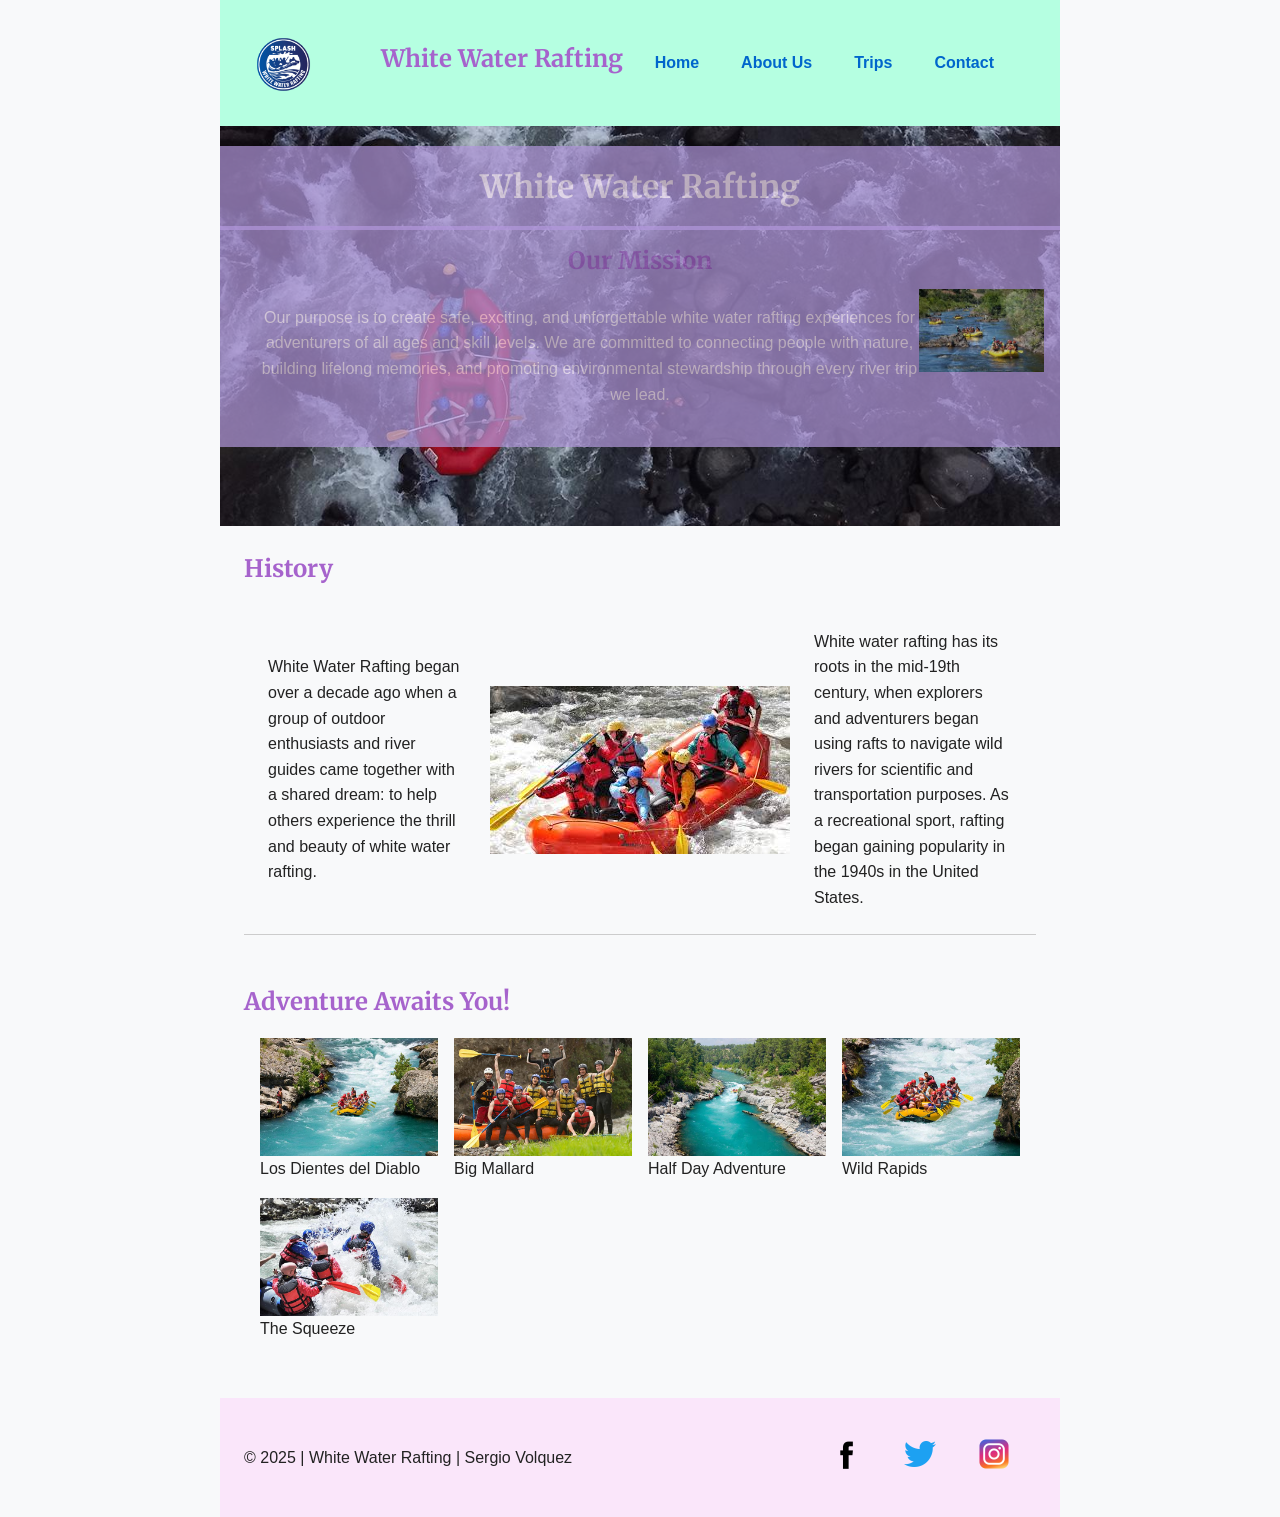
<file: wwr/about.html>
<!DOCTYPE html>
<html lang="en">
<head>
  <meta charset="UTF-8">
  <meta name="viewport" content="width=device-width, initial-scale=1.0">
  <meta name="description" content="Experience thrilling white water rafting adventures with expert guides, scenic rivers, and unforgettable outdoor fun for all skill levels.">
  <meta name="author" content="Sergio Volquez">
  <title>About Us | White Water Rafting</title>

  <!-- Google Fonts -->
  <link rel="preconnect" href="https://fonts.googleapis.com">
  <link rel="preconnect" href="https://fonts.gstatic.com" crossorigin>
  <link href="https://fonts.googleapis.com/css2?family=Merriweather:wght@400;700;900&family=Roboto:wght@400;700&display=swap" rel="stylesheet">

  <!-- Link to external CSS -->
  <link rel="stylesheet" href="styles/rafting.css">
</head>

<body>
  <header>
    <img src="images/logo.png" alt="White Water Rafting Company Logo">
    <nav>
      <h1 class= "main-title"> White Water Rafting</h1>
      <a href="index.html">Home</a>
      <a href="about.html">About Us</a>
      <a href="trips.html">Trips</a>
      <a href="contact.html">Contact</a>
    </nav>
  
  </header>

  <main>
    
    <div class="hero"> 

      <img src="images/background1.jpg" alt="Our space">
      <h1>White Water Rafting</h1>
      <article>
        <h2>Our Mission</h2>
        <img src="images/sergio1.jpeg" alt="happy customer">
        <p>
          Our purpose is to create safe, exciting, and unforgettable white water rafting experiences for adventurers of all ages and skill levels. We are committed to connecting people with nature, building lifelong memories, and promoting environmental stewardship through every river trip we lead.
        </p>
      </article>
    </div>

    <section>
      <h2>History</h2>
      <div class="history-grid">
        <p>

          White Water Rafting began over a decade ago when a group of outdoor enthusiasts and river guides came together with a shared dream: to help others experience the thrill and beauty of white water rafting.
        </p>
        <img src="images/sergio2.jpeg" alt="happy customer">
        <p>

          White water rafting has its roots in the mid-19th century, when explorers and adventurers began using rafts to navigate wild rivers for scientific and transportation purposes.
          As a recreational sport, rafting began gaining popularity in the 1940s in the United States.        </p>
      </div>
      
    </section>

    
      <!-- Adventure Gallery -->

    <section>
      <h2>Adventure Awaits You!</h2>
      <div class="adventure-gallery">
        <figure>
          <img src="images/1.1.jpg" alt="Los Dientes del Diablo" />
          <figcaption>Los Dientes del Diablo</figcaption>
        </figure>
        <figure>
          <img src="images/1.2.jpg" alt="Big Mallard" />
          <figcaption>Big Mallard</figcaption>
        </figure>
        <figure>
          <img src="images/1.3.jpg" alt="Half Day Adventure" />
          <figcaption>Half Day Adventure</figcaption>
        </figure>
        <figure>
          <img src="images/1.4.jpg" alt="Wild Rapids" />
          <figcaption>Wild Rapids</figcaption>
        </figure>
        <figure>
          <img src="images/1.5.jpg" alt="The Squeeze" />
          <figcaption>The Squeeze</figcaption>
        </figure>
      </div>
    </section>
  </main>

  <footer>
    <p>© 2025 | White Water Rafting | Sergio Volquez</p>
    <nav class="social-media">
      <a href="https://facebook.com">
        <img src="images/facebook.webp" alt="Facebook" />
      </a>
      <a href="https://twitter.com">
        <img src="images/t2.webp" alt="Twitter" />
      </a>
      <a href="https://instagram.com">
        <img src="images/instagram.webp" alt="Instagram" />
      </a>
    </nav>
  </footer>
</body>
</html>
</file>
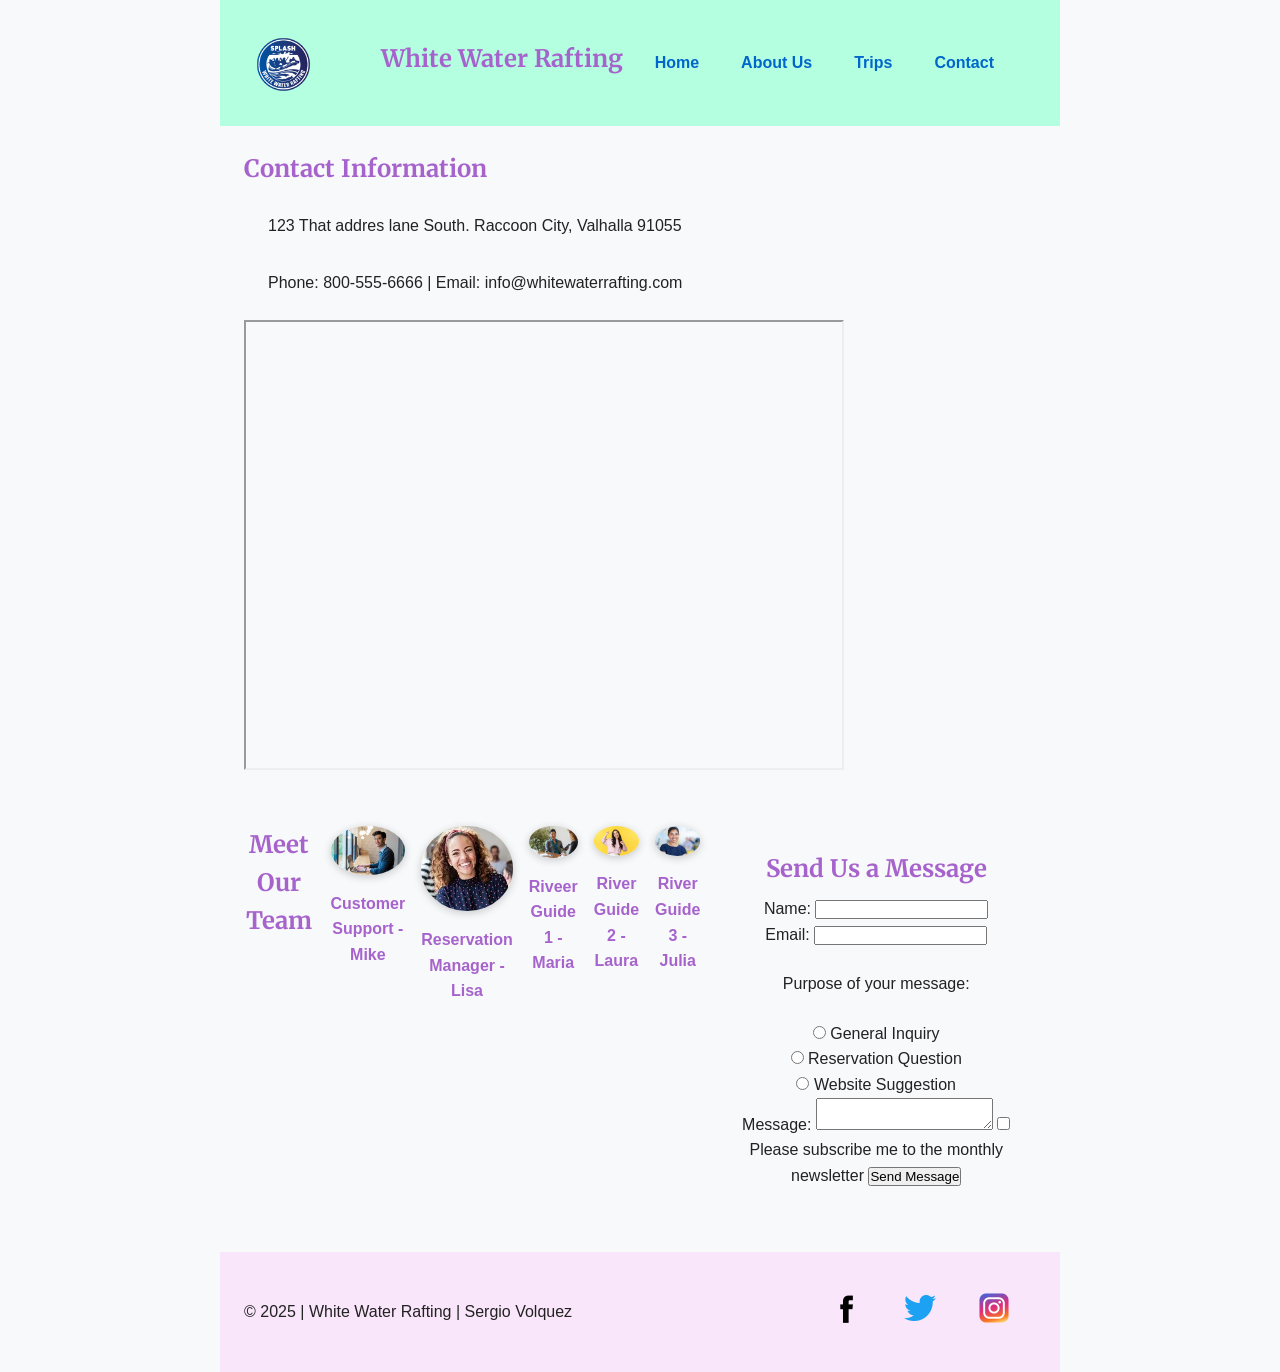
<file: wwr/contact.html>
<!DOCTYPE html>
<html lang="en">
<head>
  <meta charset="UTF-8">
  <meta name="viewport" content="width=device-width, initial-scale=1.0">
  <meta name="description" content="We make it easy to reach us! You can fill out our online contact form for quick questions or booking requests, send us an email at info@raftingcompany.com, or give us a call at (555) 123-4567. Our friendly team is ready to help you plan the perfect rafting adventure.">
  <meta name="author" content="Sergio Volquez">
  <title>Contact US | Water Water Rafting</title>

  <!-- Google Fonts -->
  <link rel="preconnect" href="https://fonts.googleapis.com">
  <link rel="preconnect" href="https://fonts.gstatic.com" crossorigin>
  <link href="https://fonts.googleapis.com/css2?family=Merriweather:wght@400;700;900&family=Roboto:wght@400;700&display=swap" rel="stylesheet">

  <!-- Link to external CSS -->
  <link rel="stylesheet" href="styles/rafting.css">
</head>

<body>
  <header>
    <img src="images/logo.png" alt="White Water Rafting Company Logo">
    <nav>
      <h1 class= "main-title"> White Water Rafting</h1>
      <a href="index.html">Home</a>
      <a href="about.html">About Us</a>
      <a href="trips.html">Trips</a>
      <a href="contact.html">Contact</a>
    </nav>
  
  </header>

 <main>
  <!-- Company Information Section-->
   <section class="Contact Information">
    <h2> Contact Information</h2>
    <p> 123 That addres lane South. Raccoon City, Valhalla 91055</p>
    <p> Phone: 800-555-6666 | Email: info@whitewaterrafting.com</p>

          <!-- Embedded Google Map -->

          <iframe src="https://www.google.com/maps/embed?pb=!1m18!1m12!1m3!1d49664.760409725444!2d-120.01754339278862!3d38.92289120975376!2m3!1f0!2f0!3f0!3m2!1i1024!2i768!4f13.1!3m3!1m2!1s0x808dfcbd32c52e07%3A0x2864015093b02af!2sLuxeVaca%20Property%20Management!5e0!3m2!1sen!2sus!4v1754010101088!5m2!1sen!2sus" width="600" height="450" allowfullscreen="" loading="lazy" referrerpolicy="no-referrer-when-downgrade">

          </iframe>
        
   </section>

   <!-- employee section-->
    <section class="team">
      <h2> Meet Our Team </h2>
      <figure>
        <img src="images/employee1.jpeg"/>
      <figcaption>Customer Support - Mike</figcaption>
      </figure>

      <figure>
        <img src="images/employee2.jpeg"/>
        <figcaption> Reservation Manager - Lisa </figcaption>
      </figure>
      
      <figure>
        <img src="images/employee3.jpeg"/>
        <figcaption> Riveer Guide 1 - Maria </figcaption>
      </figure>

      <figure>
        <img src="images/employee5.jpeg"/>
        <figcaption> River Guide 2 - Laura </figcaption>
      </figure>

      <figure>
        <img src="images/employee4.jpeg">
        <figcaption>River Guide 3 - Julia </figcaption>
      </figure>

      <!-- Contact Form Section -->
       <section class=" Contact-Form">
        <h2> Send Us a Message </h2>
        <form action="#" method="post">

          <label for="name"> Name: </label>
          <input type="text" id="name" name="name" required/>

          <!-- user email input-->
           <label for="email"> Email:</label>
           <input type="email" name="email" id="email" name="email" required/>

           <!-- Purpose of message with radio buttons -->
        <p>Purpose of your message:</p>
        <label><input type="radio" name="purpose" value="general" required /> General Inquiry</label><br />
        <label><input type="radio" name="purpose" value="reservation" /> Reservation Question</label><br />
        <label><input type="radio" name="purpose" value="suggestion" /> Website Suggestion</label><br />

        <!-- User message text area -->
        <label for="message">Message:</label>
        <textarea id="message" name="message" required></textarea>

        <!-- Newsletter subscription checkbox -->
        <label>
          <input type="checkbox" name="subscribe" />
          Please subscribe me to the monthly newsletter
        </label>

        <!-- Submit button with accessible and descriptive text -->
        <button type="submit">Send Message</button>
      </form>
    </section>
  </main>

  <footer>
    <p>© 2025 | White Water Rafting | Sergio Volquez</p>
    <nav class="social-media">
      <a href="https://facebook.com">
        <img src="images/facebook.webp" alt="Facebook" />
      </a>
      <a href="https://twitter.com">
        <img src="images/t2.webp" alt="Twitter" />
      </a>
      <a href="https://instagram.com">
        <img src="images/instagram.webp" alt="Instagram" />
      </a>
    </nav>
  </footer>
</body>
</html>
</file>
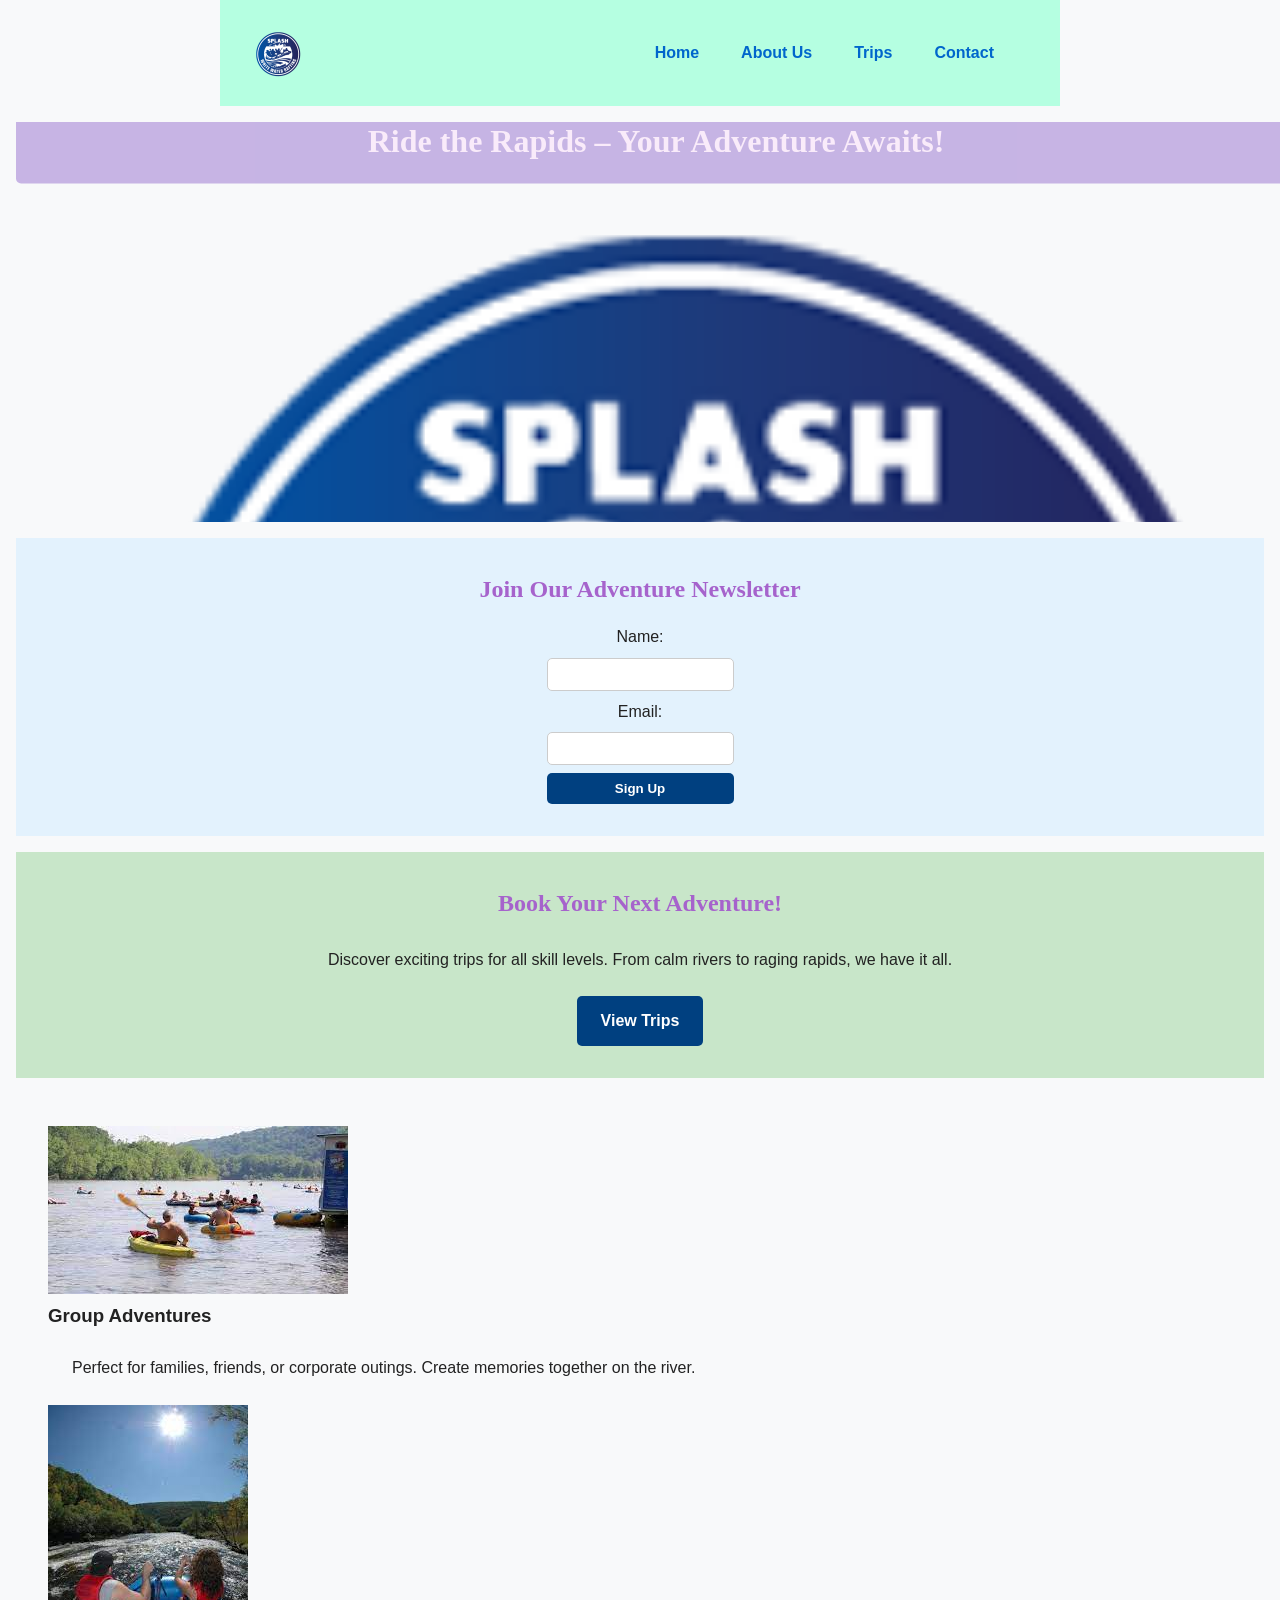
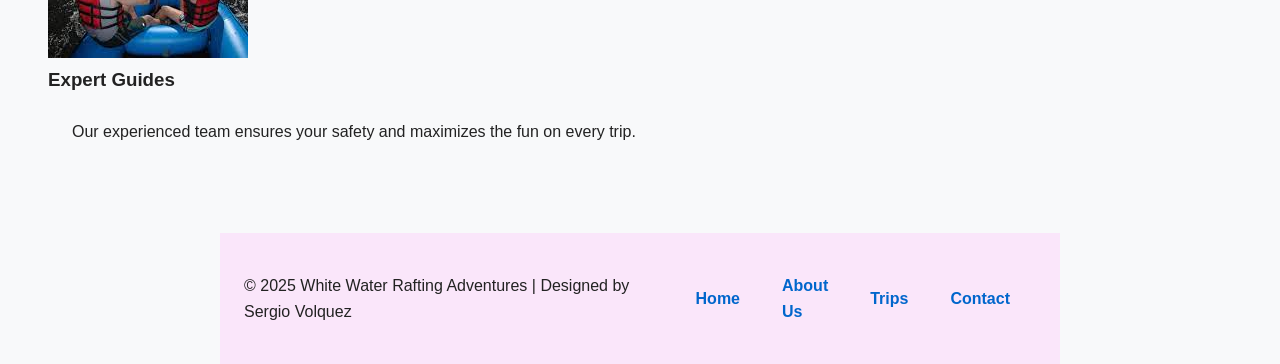
<file: wwr/home.html>
<!DOCTYPE html>
<html lang="en">
<head>
    <meta charset="UTF-8">
    <meta name="viewport" content="width=device-width, initial-scale=1.0">
    <title>White Water Rafting Adventures | Home</title>
    <meta name="description" content="Experience thrilling white water rafting adventures. Book your trip today!">
    <link rel="stylesheet" href="styles/rafting.css">
</head>

<link rel="stylesheet" href="styles/rafting.css">
<body>
    <!-- Header -->
    <header>
        <img src="images/logo.png"White Water Rafting Logo" class="logo">
        <nav>
            <a href="index.html">Home</a>
            <a href="about.html">About Us</a>
            <a href="trips.html">Trips</a>
            <a href="contact.html">Contact</a>
        </nav>
    </header>

    <!-- Hero Section -->
    <section class="hero">
        <img src="images/logo.png" alt="Rafting Adventure" class="hero-img">
        <h1 class="hero-text">Ride the Rapids – Your Adventure Awaits!</h1>
    </section>

    <!-- Newsletter Sign-up -->
    <section class="newsletter">
        <h2>Join Our Adventure Newsletter</h2>
        <form>
            <label for="name">Name:</label>
            <input type="text" id="name" name="name" required>

            <label for="email">Email:</label>
            <input type="email" id="email" name="email" required>

            <button type="submit">Sign Up</button>
        </form>
    </section>

    <!-- Call to Action -->
    <section class="cta">
        <h2>Book Your Next Adventure!</h2>
        <p>Discover exciting trips for all skill levels. From calm rivers to raging rapids, we have it all.</p>
        <a href="trips.html" class="btn">View Trips</a>
    </section>

    <!-- About / Offerings Grid -->
    <section class="offerings">
        <div class="grid">
            <div class="grid-item">
                <img src="images/image2home.jpeg" alt="Rafting Group">
                <h3>Group Adventures</h3>
                <p>Perfect for families, friends, or corporate outings. Create memories together on the river.</p>
            </div>
            <div class="grid-item">
                <img src="images/images3home.jpeg" alt="Expert Guide">
                <h3>Expert Guides</h3>
                <p>Our experienced team ensures your safety and maximizes the fun on every trip.</p>
            </div>
        </div>
    </section>

    <!-- Footer -->
    <footer>
        <p>&copy; 2025 White Water Rafting Adventures | Designed by Sergio Volquez</p>
        <nav>
            <a href="index.html">Home</a>
            <a href="about.html">About Us</a>
            <a href="trips.html">Trips</a>
            <a href="contact.html">Contact</a>
        </nav>
    </footer>
</body>
</html>
</file>
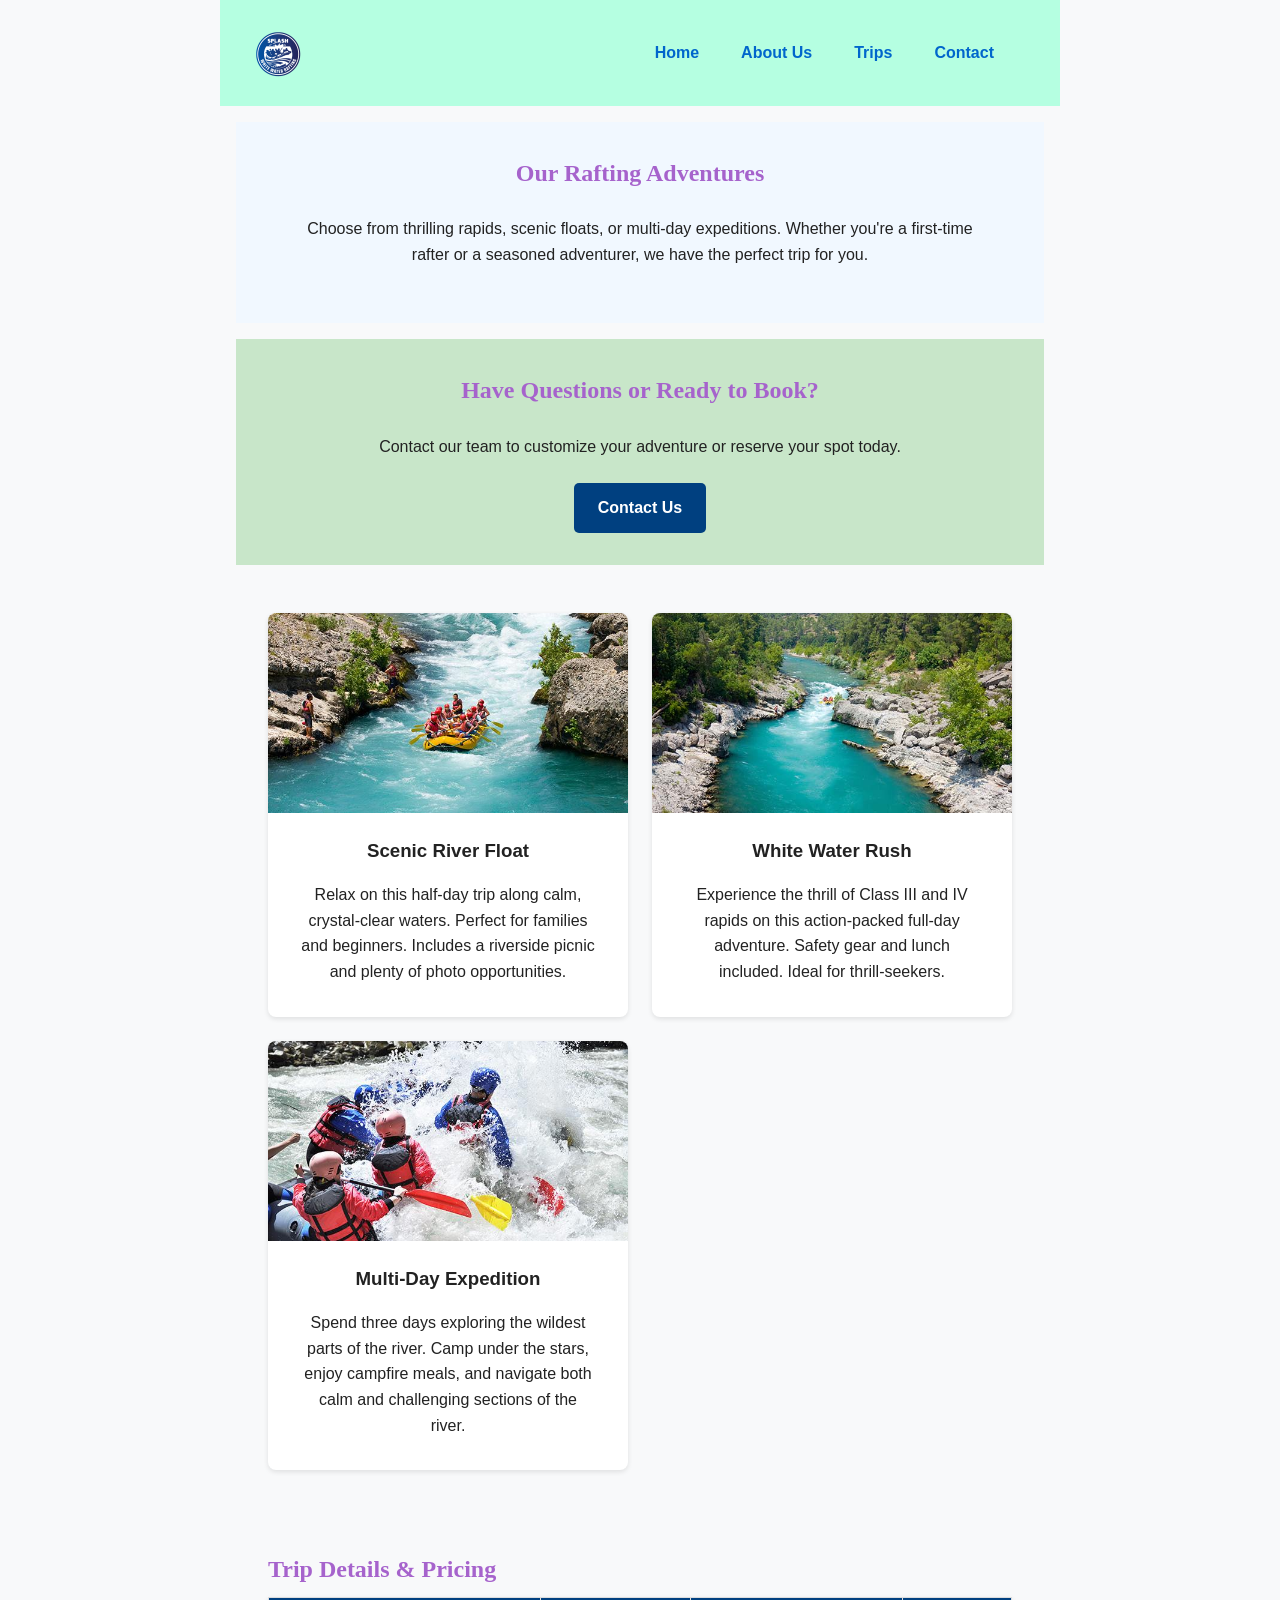
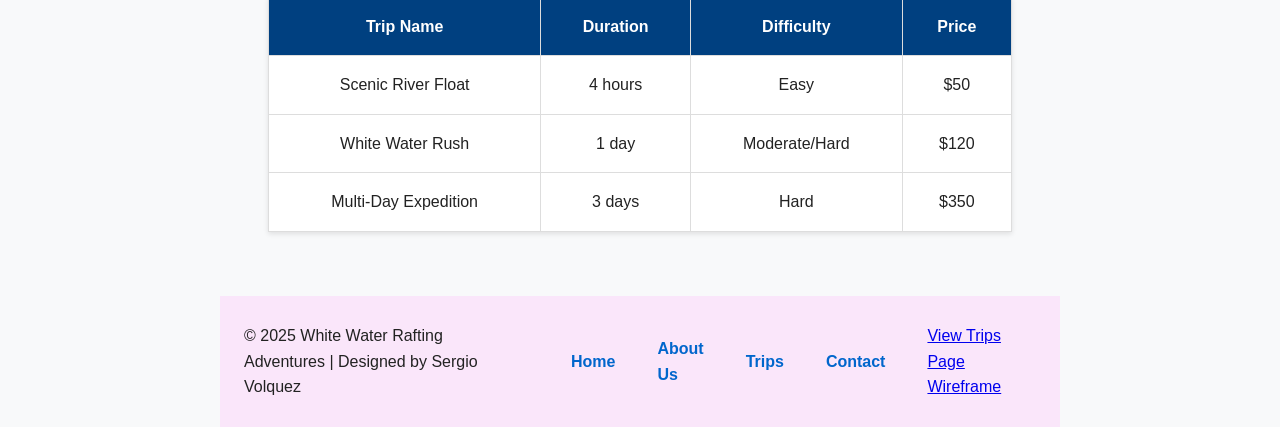
<file: wwr/trips.html>
<!DOCTYPE html>
<html lang="en">
<head>
    <meta charset="UTF-8">
    <meta name="viewport" content="width=device-width, initial-scale=1.0">
    <title>White Water Rafting Adventures | Trips</title>
    <meta name="description" content="Explore our exciting rafting trips and packages. Find the perfect adventure for your group or family.">
    <link rel="stylesheet" href="styles/rafting.css">
</head>
<body>
    <!-- Header -->
    <header>
        <img src="images/logo.png" alt="White Water Rafting Logo" class="logo">
        <nav>
            <a href="index.html">Home</a>
            <a href="about.html">About Us</a>
            <a href="trips.html">Trips</a>
            <a href="contact.html">Contact</a>
        </nav>
    </header>

    <main>
        <!-- Page Heading -->
        <section class="page-intro">
            <h1>Our Rafting Adventures</h1>
            <p>Choose from thrilling rapids, scenic floats, or multi-day expeditions. Whether you're a first-time rafter or a seasoned adventurer, we have the perfect trip for you.</p>
        </section>

        <!-- Call to Action -->
        <section class="cta">
            <h2>Have Questions or Ready to Book?</h2>
            <p>Contact our team to customize your adventure or reserve your spot today.</p>
            <a href="contact.html" class="btn">Contact Us</a>
        </section>

        <!-- Trip Descriptions -->
        <section class="trips-grid">
            <div class="trip-card">
                <img src="images/1.1.jpg" alt="Calm River Scenic Float">
                <h3>Scenic River Float</h3>
                <p>Relax on this half-day trip along calm, crystal-clear waters. Perfect for families and beginners. Includes a riverside picnic and plenty of photo opportunities.</p>
            </div>
            <div class="trip-card">
                <img src="images/1.3.jpg" alt="White Water Adventure">
                <h3>White Water Rush</h3>
                <p>Experience the thrill of Class III and IV rapids on this action-packed full-day adventure. Safety gear and lunch included. Ideal for thrill-seekers.</p>
            </div>
            <div class="trip-card">
                <img src="images/1.5.jpg" alt="Multi-Day Rafting Expedition">
                <h3>Multi-Day Expedition</h3>
                <p>Spend three days exploring the wildest parts of the river. Camp under the stars, enjoy campfire meals, and navigate both calm and challenging sections of the river.</p>
            </div>
        </section>

        <!-- Trips Table -->
        <section class="trips-table">
            <h2>Trip Details & Pricing</h2>
            <table>
                <thead>
                    <tr>
                        <th>Trip Name</th>
                        <th>Duration</th>
                        <th>Difficulty</th>
                        <th>Price</th>
                    </tr>
                </thead>
                <tbody>
                    <tr>
                        <td>Scenic River Float</td>
                        <td>4 hours</td>
                        <td>Easy</td>
                        <td>$50</td>
                    </tr>
                    <tr>
                        <td>White Water Rush</td>
                        <td>1 day</td>
                        <td>Moderate/Hard</td>
                        <td>$120</td>
                    </tr>
                    <tr>
                        <td>Multi-Day Expedition</td>
                        <td>3 days</td>
                        <td>Hard</td>
                        <td>$350</td>
                    </tr>
                </tbody>
            </table>
        </section>
    </main>

    <!-- Footer -->
    <footer>
        <p>&copy; 2025 White Water Rafting Adventures | Designed by Sergio Volquez</p>
        <nav>
            <a href="index.html">Home</a>
            <a href="about.html">About Us</a>
            <a href="trips.html">Trips</a>
            <a href="contact.html">Contact</a>
        </nav>
        <p><a href="images/trips-wireframe.jpg" target="_blank">View Trips Page Wireframe</a></p>
    </footer>
</body>
</html>
</file>
<file: wwr/styles/rafting.css>
:root {
    --primary-color: #B8D0EB;
    --secondary-color: #A663CC;
    --accent1-color: #B298DC;
    --accent2-color: #FAE6FA;
    --heading-font: 'Merriweather', serif;
    --body-font: 'Roboto', sans-serif;
  }
  
  /* Reset & Global Styles */
  * {
    margin: 0;
    padding: 0;
    box-sizing: border-box;
  }
  
  body {
    font-family: var(--body-font);
    color: var(--accent1-color);
    background-color: var(--primary-color);
  }
  
  /* Layout Structure */
  header,
  main,
  footer {
    width: 840px;
    margin: 0 auto;
  }
  
  header {
    display: grid;
    grid-template-columns: auto 1fr;
    align-items: center;
    gap: 1rem;
    background-color: var(--primary-color);
    color: var(--accent1-color);
    padding: 1rem;
  }
  header img {
    height: 60px;
  }

  /* ========== NAVIGATION ========== */
nav {
  display: flex;
  justify-content: flex-end;
  gap: 1rem;
  align-items: center;
}
nav a {
  text-decoration: none;
  color: var(--accent1-color);
  font-weight: bold;
}
  
  /* Typography */
  h1,
  h2 {
    font-family: var(--heading-font);
    color: var(--secondary-color);
    margin-bottom: 0.5rem;
  }
  
  p,
  section,
  article,
  nav {
    margin: 16px;
    padding: 8px;
  }
  
  /* Navigation */
  nav a {
    text-decoration: none;
    margin-right: 10px;
    color: var(--accent1-color);
    font-weight: bold;
  }
  
  /* Social Media Links */
  .social-media a {
    text-decoration: none;
    margin-right: 10px;
  }
  
  .social-media img {
    width: 32px;
    height: auto;
  }
  .hero {
    position: relative;
  }
  .hero img {
    display: block;
    width: 100%;
    height: auto;
  }
  .hero h1 {
    position: absolute;
    top: 20px;
    width: 100%;  
    padding: 16px;
    text-align: center;
    opacity: 0.7;
    background-color: var(--accent1-color);
    color: #FAE6FA

  }
  .hero article {
    position: absolute;
    top: 100px;
    margin: 0;
    width: 100%;  
    padding: 16px;
    text-align: center;
    opacity: 0.7;
    background-color: var(--accent1-color);
    color: #FAE6FA
  }
  .hero article img {
    float: right;
    width: 125px;
  }
  /* ========== ADVENTURE SECTION (GRID) ========== */
.adventure-gallery {
  display: grid;
  grid-template-columns: repeat(auto-fit, minmax(150px, 1fr));
  gap: 1rem;
  margin: 1rem;
}

.adventure-gallery img {
  width: 100%;
  height: auto;
  display: block;
}

/* ========== FOOTER (FLEX) ========== */
footer {
  display: flex;
  justify-content: space-between;
  align-items: center;
  background-color: var(--accent2-color);
  padding: 1rem;
  margin-top: 2rem;
}

footer p {
  margin: 0;
}

.social-media {
  display: flex;
  gap: 1rem;
}

.social-media img {
  width: 32px;
  height: auto;
}
.history-grid
{
  margin: 1rem auto;
	display: grid;
	grid-template-columns: 1fr 1fr 1fr;
	align-items: center;
	border-bottom: 1px solid #ccc;
	max-width: 1000px;
}
.history-grid img
{
  width: 300px;
}

/* ========== CONTACT PAGE STYLES ========== */

.contact-info {
  background-color: var(--accent2-color);
  padding: 1rem;
  border-radius: 10px;
  margin-top: 2rem;
}
.contact-info iframe {
  width: 100%;
  height: 300px;
  border: 1px solid #ccc;
  border-radius: 8px;
  margin-top: 1rem;
}

.team {
  display: flex;
  justify-content: space-between;
  gap: 1rem;
  margin-top: 2rem;
  text-align: center;
}
.team figure {
  flex: 1;
}
.team img {
  width: 100%;
  max-width: 100px;
  border-radius: 50%;
  box-shadow: 0 2px 8px rgba(0, 0, 0, 0.2);
}
.team figcaption {
  margin-top: 0.5rem;
  font-weight: bold;
  color: var(--secondary-color);
}

.contact-form {
  background-color: var(--accent2-color);
  padding: 1.5rem;
  border-radius: 10px;
  margin-top: 2rem;
}
.contact-form form {
  display: flex;
  flex-direction: column;
}
.contact-form label,
.contact-form p {
  margin: 0.5rem 0 0.25rem;
  font-weight: bold;
}
.contact-form input[type="text"],
.contact-form input[type="email"],
.contact-form textarea {
  padding: 0.5rem;
  border: 1px solid #ccc;
  border-radius: 5px;
  font-family: var(--body-font);
}
.contact-form textarea {
  resize: vertical;
  min-height: 120px;
}
.contact-form input[type="radio"],
.contact-form input[type="checkbox"] {
  margin-right: 0.5rem;
}
.contact-form button[type="submit"] {
  background-color: var(--secondary-color);
  color: white;
  padding: 0.75rem;
  margin-top: 1rem;
  border: none;
  border-radius: 5px;
  font-size: 1rem;
  cursor: pointer;
  font-weight: bold;
  transition: background-color 0.3s;
}
.contact-form button[type="submit"]:hover {
  background-color: var(--accent1-color);
}

/* General Reset & Base Styles */
* {
  margin: 0;
  padding: 0;
  box-sizing: border-box;
}

body {
  font-family: Arial, sans-serif;
  line-height: 1.6;
  color: #222;
  background-color: #f8f9fa;
}

/* Header */
header {
  display: flex;
  justify-content: space-between;
  align-items: center;
  padding: 1rem 2rem;
  background-color: #b5ffe1;
  color: #0066cc;
}

header .logo {
  height: 50px;
}

nav a {
  color: #0066cc;
  text-decoration: none;
  margin-left: 1rem;
  font-weight: bold;
}

nav a:hover {
  text-decoration: underline;
}

/* Hero Section */
.hero {
  position: relative;
  width: 100%;
  height: 400px;
  overflow: hidden;
}

.hero-img {
  width: 100%;
  height: 100%;
  object-fit: cover;
}

.hero-text {
  position: absolute;
  top: 50%;
  left: 50%;
  transform: translate(-50%, -50%);
  color: white;
  background: rgba(0, 0, 0, 0.5);
  padding: 1rem 2rem;
  font-size: 2rem;
  text-align: center;
  border-radius: 5px;
}

/* Newsletter Section */
.newsletter {
  background: #e3f2fd;
  padding: 2rem;
  text-align: center;
}

.newsletter h2 {
  margin-bottom: 1rem;
}

.newsletter form {
  display: inline-flex;
  flex-direction: column;
  gap: 0.5rem;
  max-width: 300px;
  margin: auto;
}

.newsletter input {
  padding: 0.5rem;
  border: 1px solid #ccc;
  border-radius: 5px;
}

.newsletter button {
  padding: 0.5rem;
  border: none;
  background-color: #004080;
  color: white;
  font-weight: bold;
  cursor: pointer;
  border-radius: 5px;
}

.newsletter button:hover {
  background-color: #0066cc;
}

/* Call to Action Section */
.cta {
  text-align: center;
  padding: 2rem;
  background: #c8e6c9;
}

.cta p {
  margin: 1rem 0;
}

.btn {
  display: inline-block;
  padding: 0.75rem 1.5rem;
  background-color: #004080;
  color: white;
  text-decoration: none;
  font-weight: bold;
  border-radius: 5px;
}

.btn:hover {
  background-color: #0066cc;
}

/* Offerings Grid Section */
.offerings {
  padding: 2rem;
}

.grid {
  display: grid;
}

/* Trips Page Specific */
.page-intro {
    padding: 2rem;
    text-align: center;
    background: #f1f8ff;
}

.trips-grid {
    display: grid;
    grid-template-columns: repeat(auto-fit, minmax(280px, 1fr));
    gap: 1.5rem;
    padding: 2rem;
}

.trip-card {
    background: white;
    border-radius: 8px;
    overflow: hidden;
    box-shadow: 0 2px 5px rgba(0,0,0,0.1);
    text-align: center;
}

.trip-card img {
    width: 100%;
    height: 200px;
    object-fit: cover;
}

.trip-card h3 {
    margin: 1rem 0;
}

.trip-card p {
    padding: 0 1rem 1rem;
}

/* Table Styles */
.trips-table {
    padding: 2rem;
}

.trips-table table {
    width: 100%;
    border-collapse: collapse;
    background: white;
    box-shadow: 0 2px 5px rgba(0,0,0,0.1);
}

.trips-table th,
.trips-table td {
    padding: 1rem;
    border: 1px solid #ddd;
    text-align: center;
}

.trips-table th {
    background: #004080;
    color: white;
}
</file>
